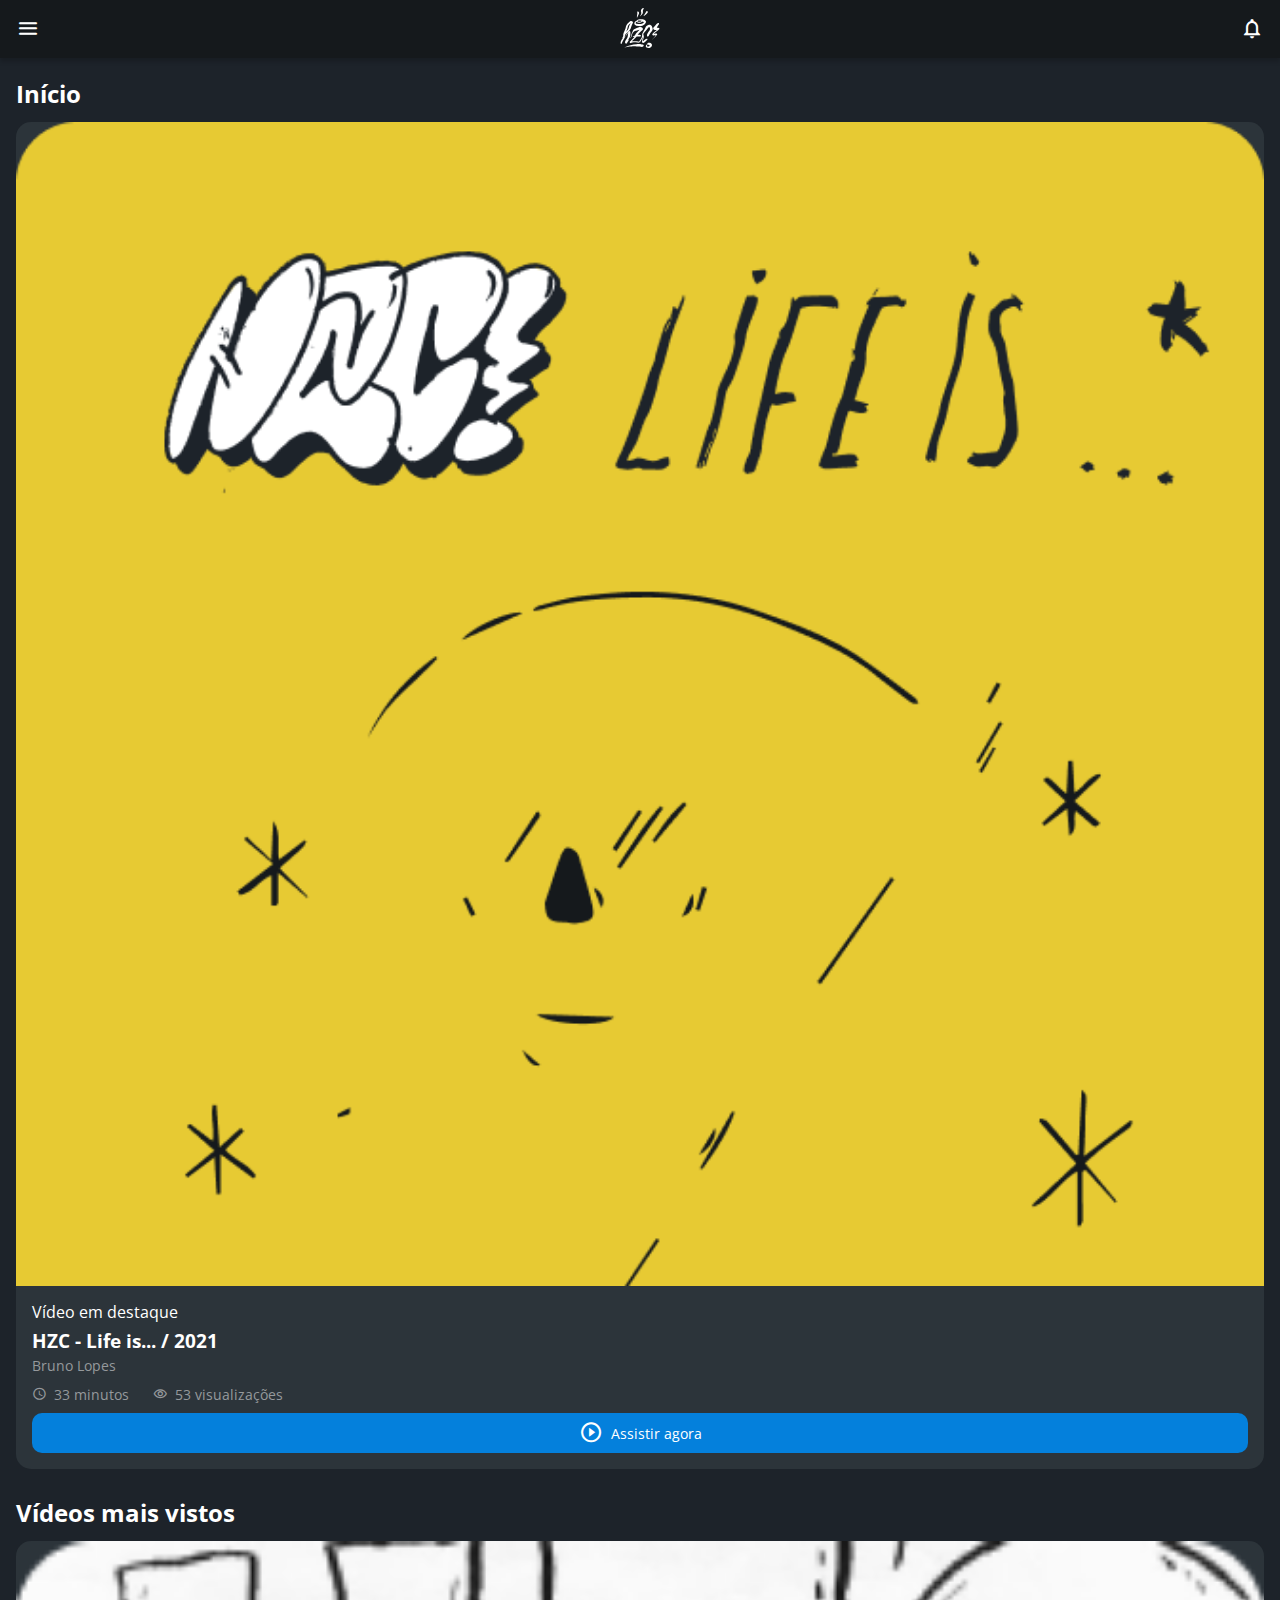
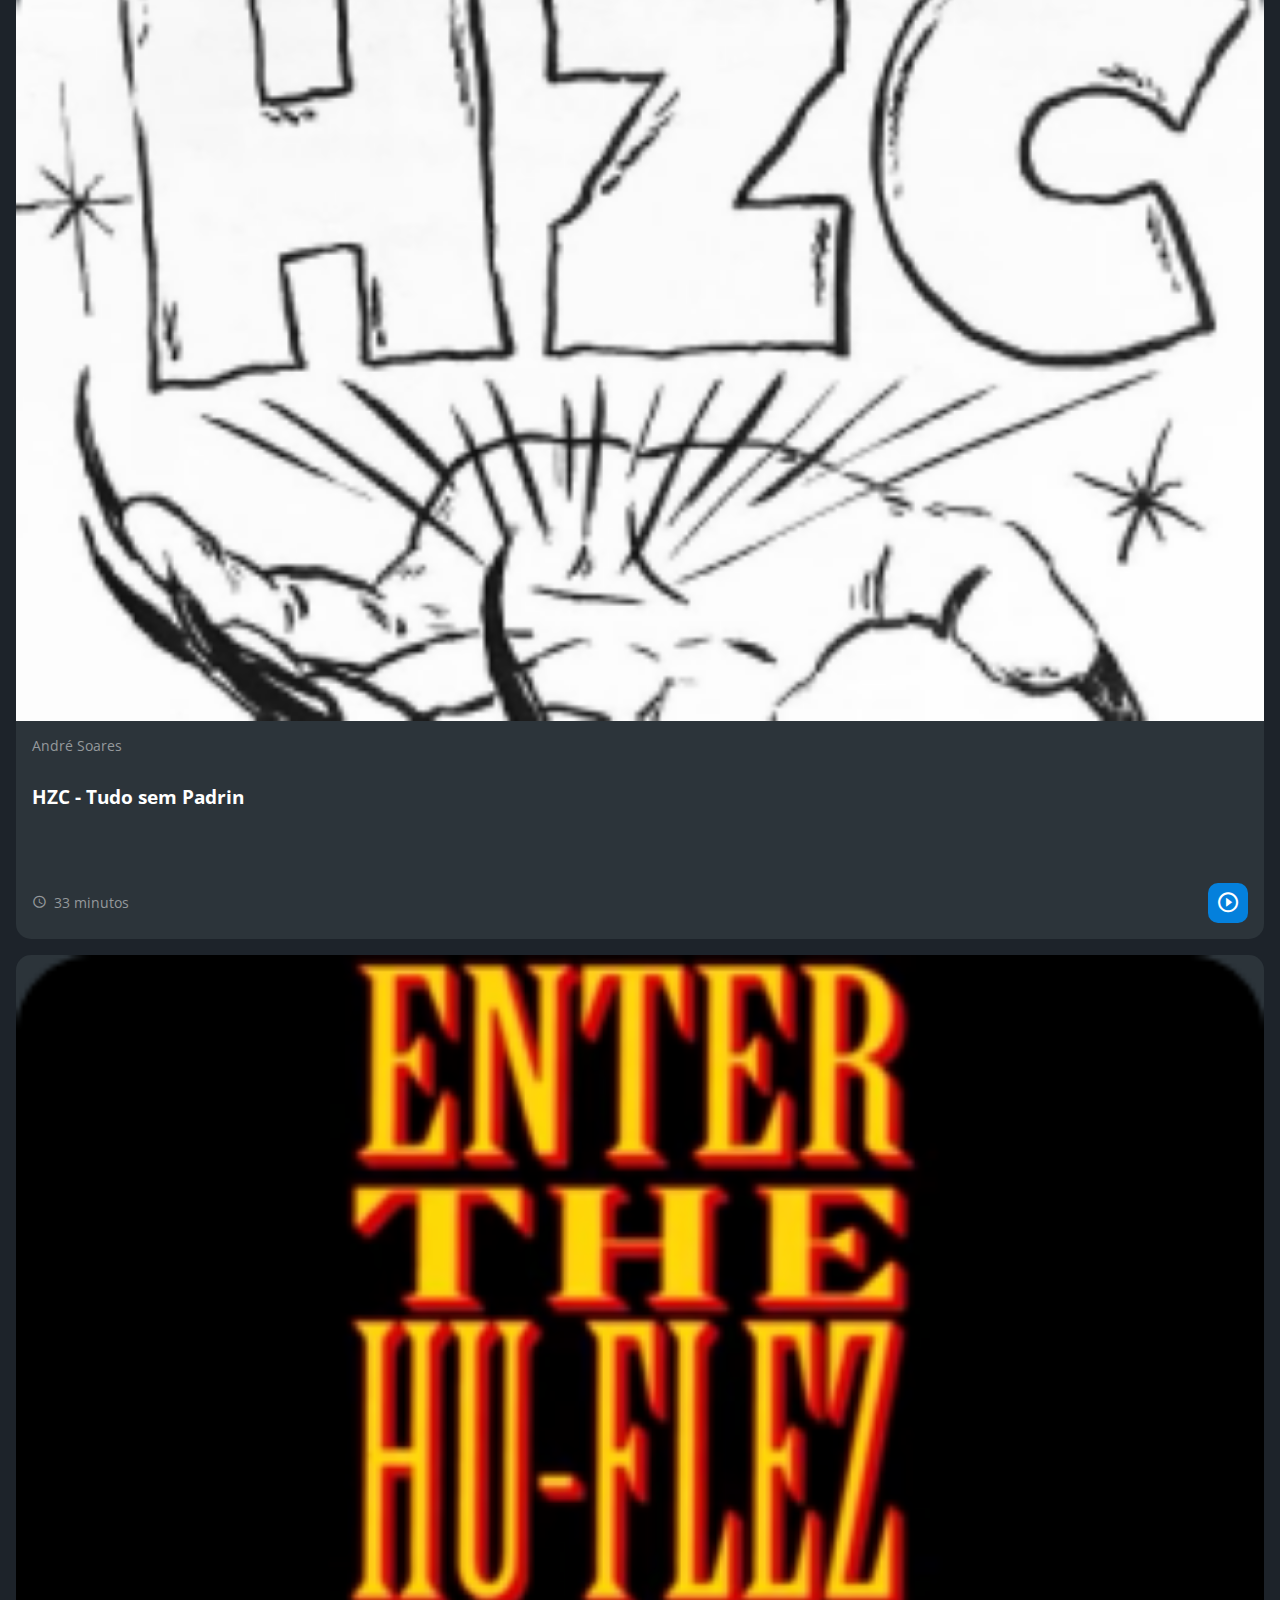
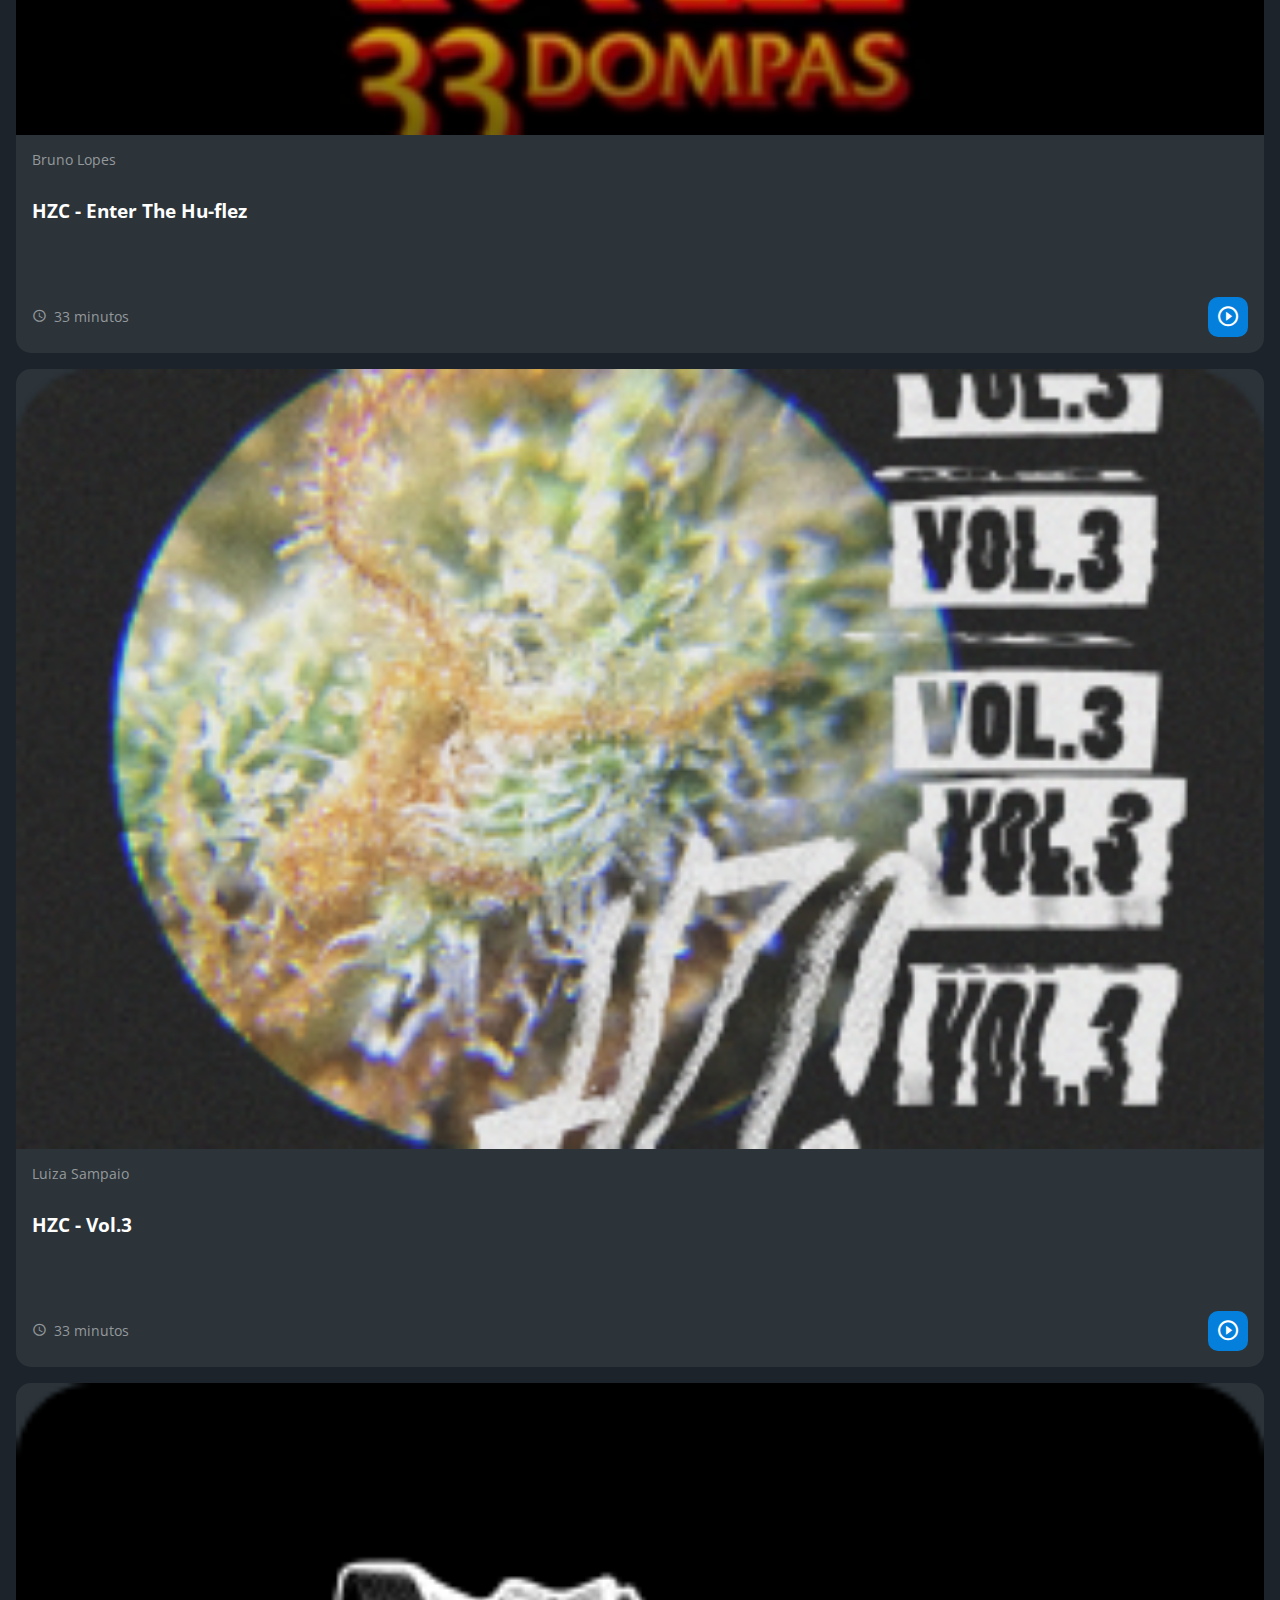
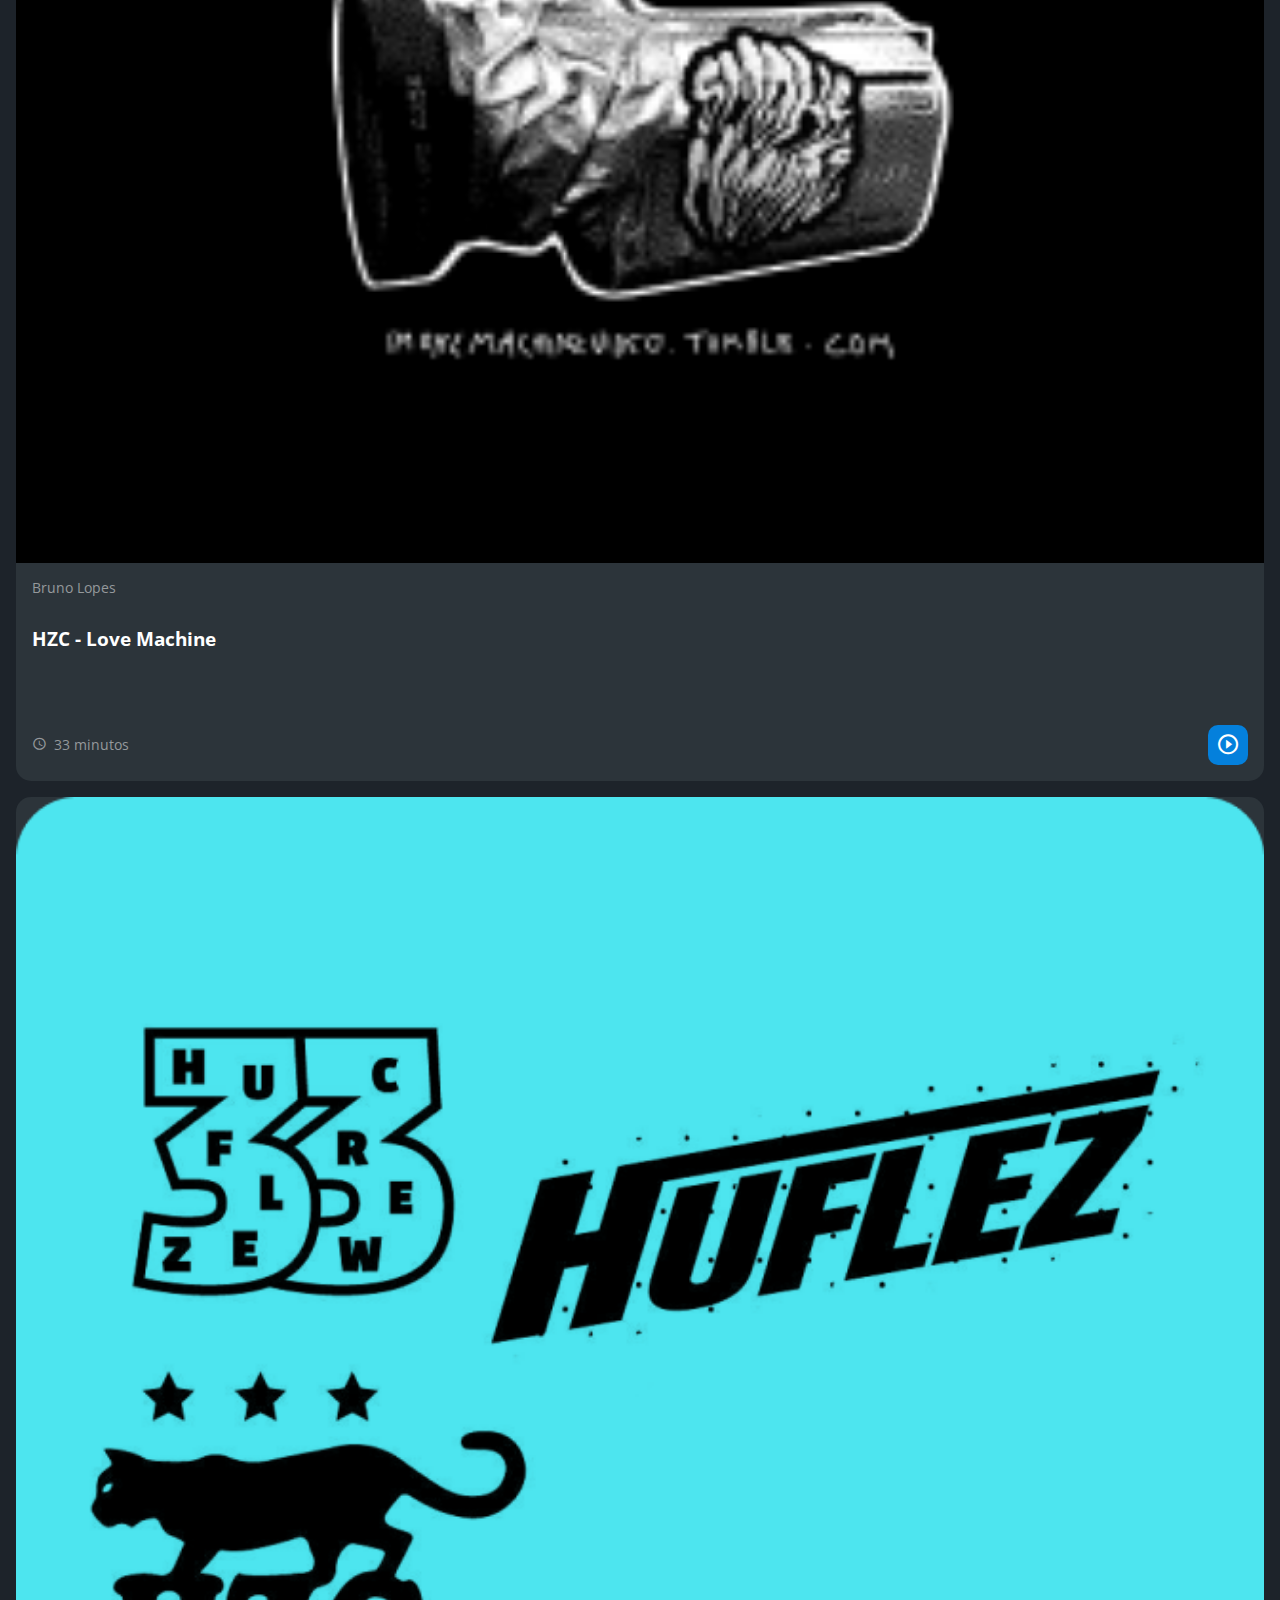
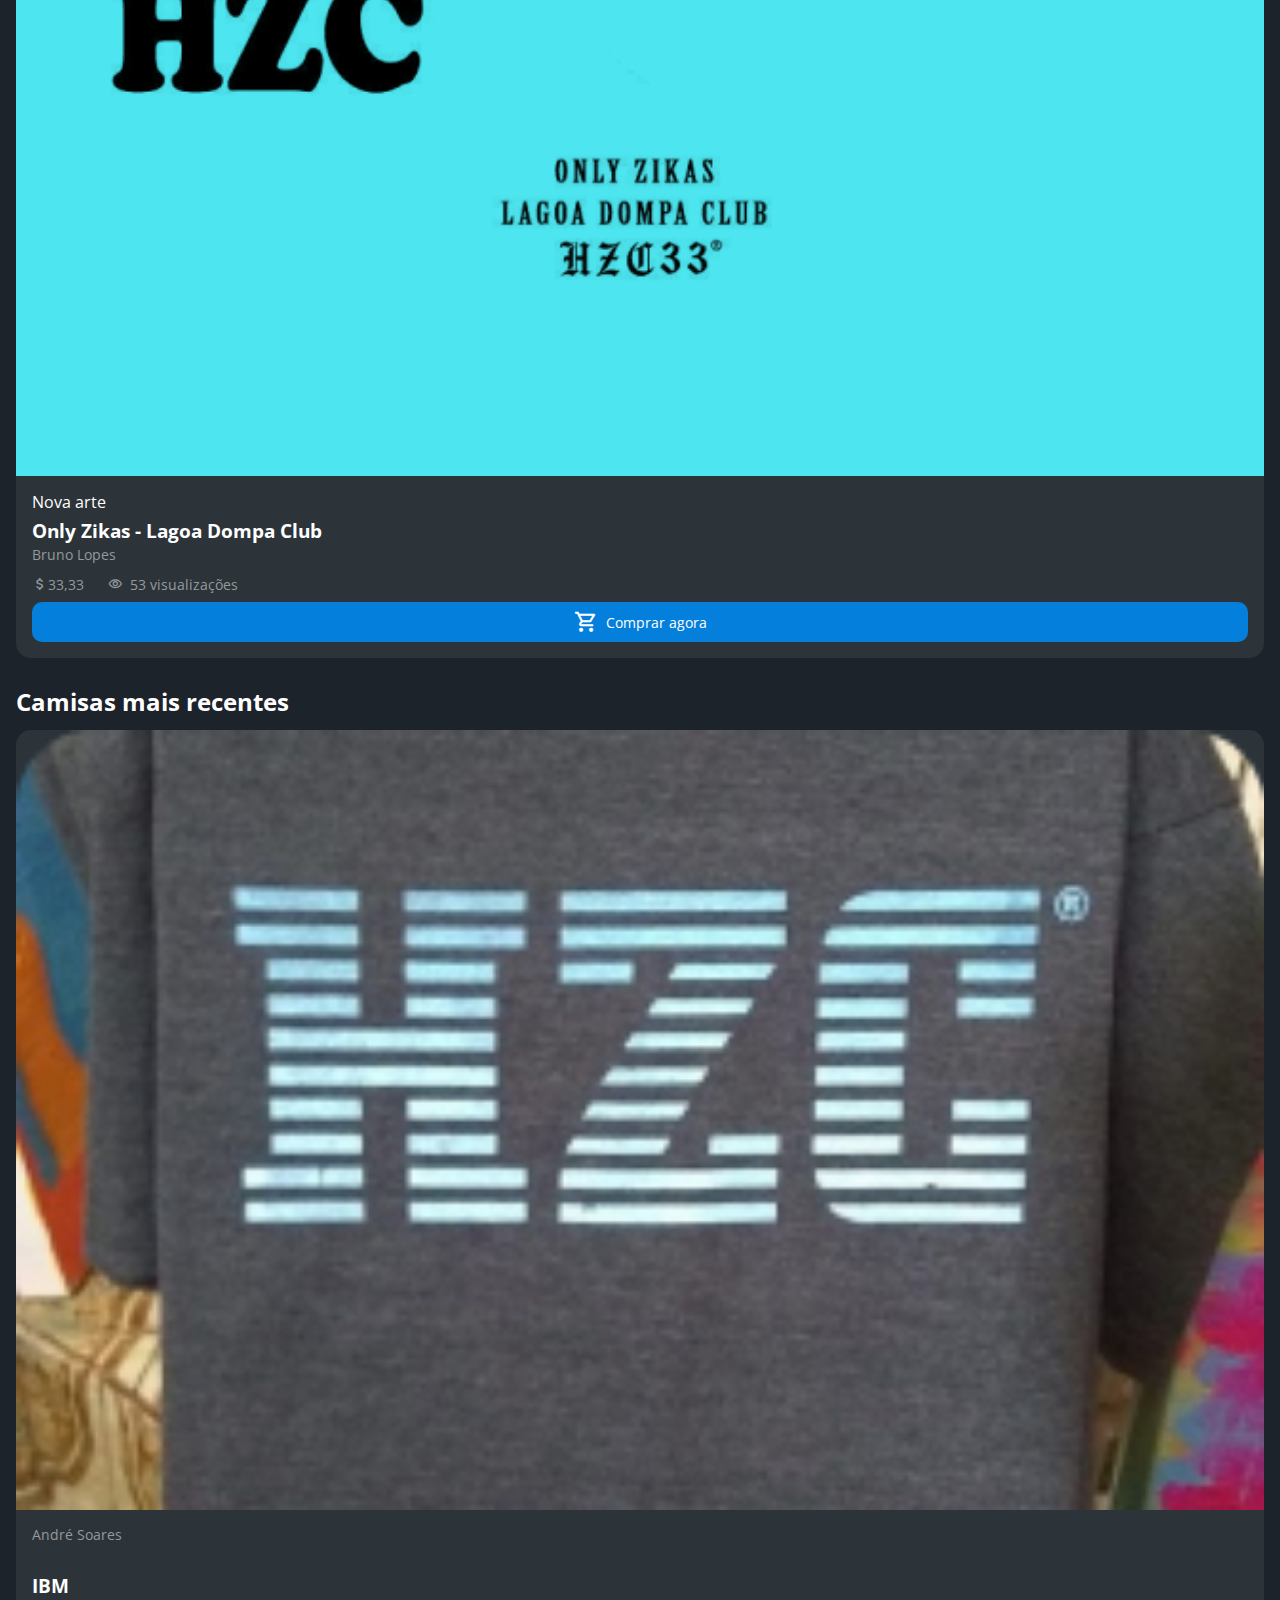
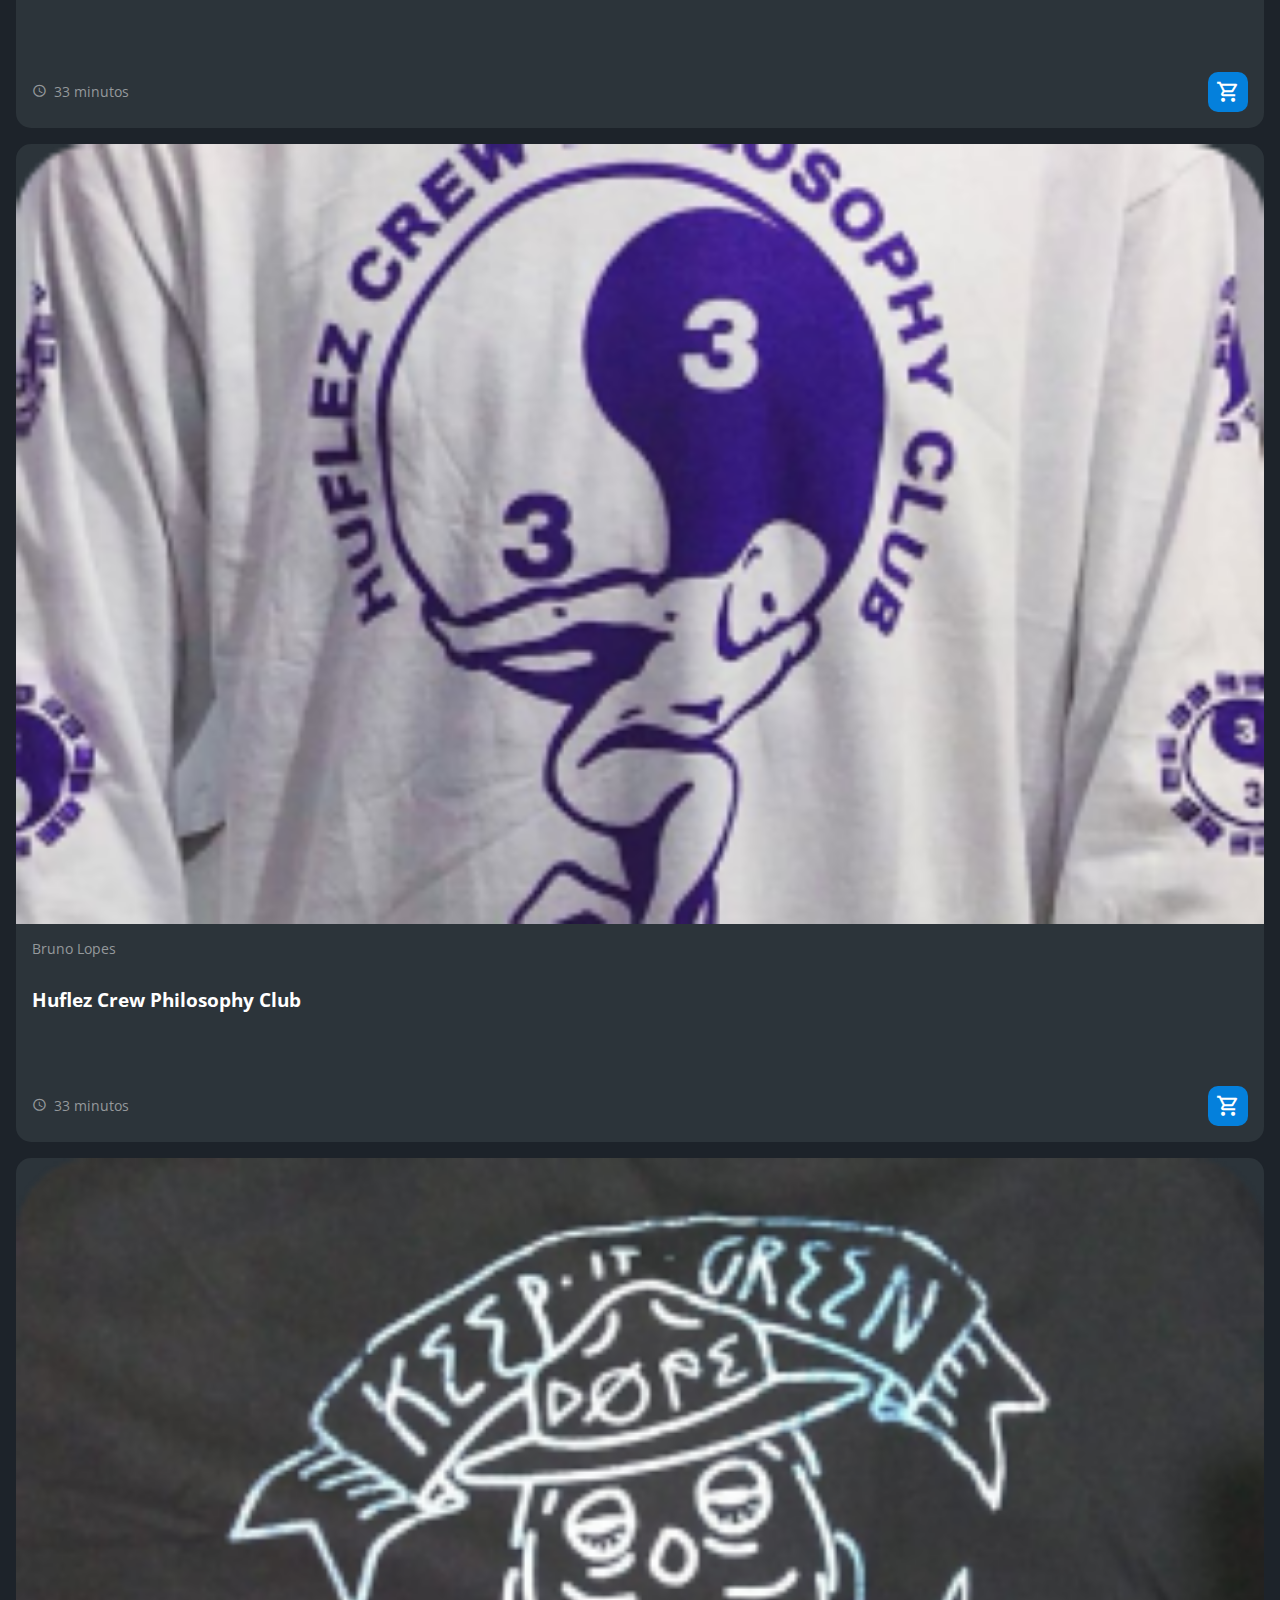
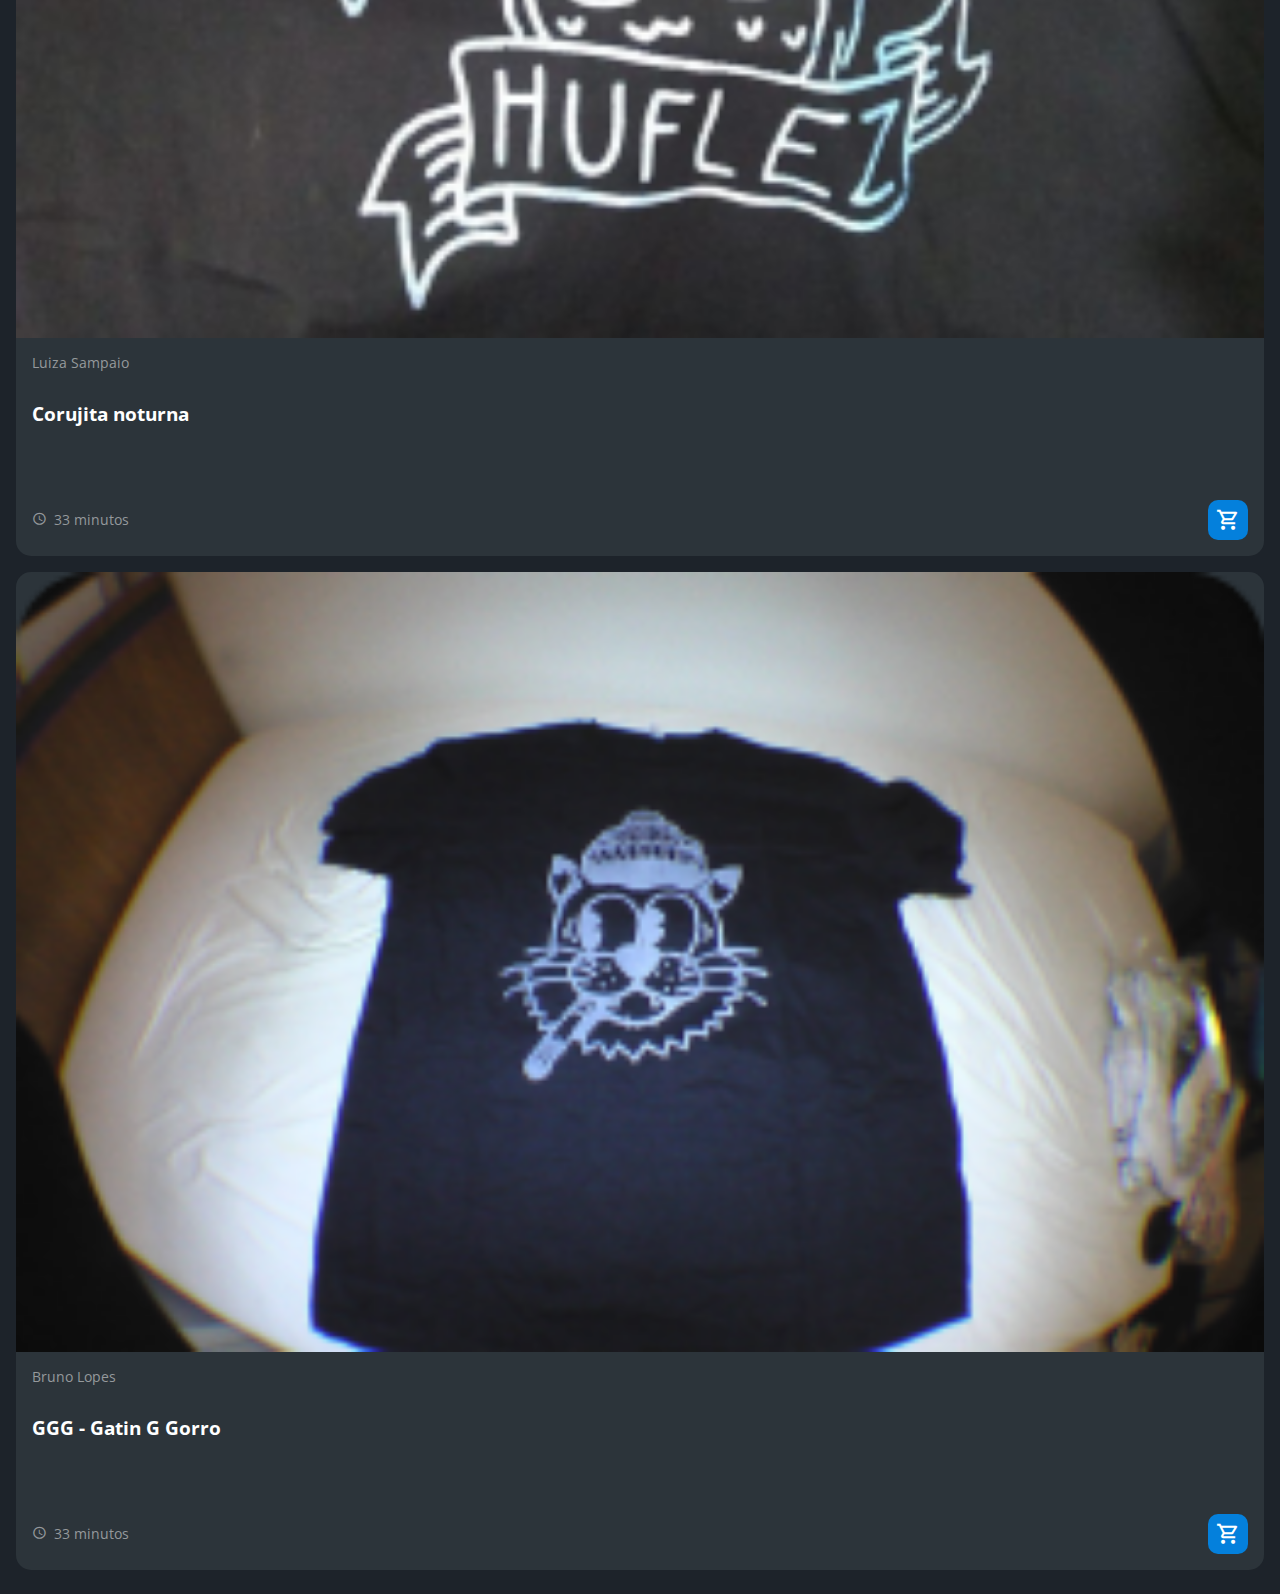
<file: assets/index.html>
<!DOCTYPE html>
<html lang="pt-br">
<head>
    <meta charset="UTF-8">
    <meta http-equiv="X-UA-Compatible" content="IE=edge">
    <meta name="viewport" content="width=device-width, initial-scale=1.0">
    <title>HZC | Home</title>
    
    <link rel="preconnect" href="https://fonts.googleapis.com">
    <link rel="preconnect" href="https://fonts.gstatic.com" crossorigin>
    <link rel="stylesheet" href="https://fonts.googleapis.com/css2?family=Open+Sans:wght@400;600;700&display=swap">

    <link rel="stylesheet" href="css/reset.css">
    <link rel="stylesheet" href="css/style.css">
    <link rel="stylesheet" href="css/cabecalho.css">
    <link rel="stylesheet" href="css/menu__lateral.css">
    <link rel="stylesheet" href="css/cartao.css">
    <link rel="stylesheet" href="css/secao.css">
    <link rel="stylesheet" href="css/cartao__recentes.css">

</head>
<body>
    <header class="cabecalho">
        <button class="cabecalho__menu" aria-label="menu" data-cabecalho-menu><i></i></button>
        <a href="index.html" class="cabecalho__link-logo"><img src="img/logo.svg" alt="Logotipo da HZC"></a>
        <p class="cabecalho__perfil">Bruno Lopes</p>
        <button class="cabecalho__notificacao" aria-label="notificação"><i></i></button>
    </header>
    <nav class="menu__lateral" data-menu-lateral>
        <img src="img/logo.svg" alt="Logotipo da HZC" class="menu__lateral-logo">
        <a href="/assets/index.html" class="menu__lateral-link menu__lateral-link--inicio menu__lateral-link--ativo">Inicio</a>
        <a href="#" class="menu__lateral-link menu__lateral-link--video">Video</a>
        <a href="picos.html" class="menu__lateral-link menu__lateral-link--picos">Picos</a>
        <a href="#" class="menu__lateral-link menu__lateral-link--integrantes">Integrantes</a>
        <a href="#" class="menu__lateral-link menu__lateral-link--camisas">Camisas</a>
        <a href="#" class="menu__lateral-link menu__lateral-link--pinturas">Pinturas</a>
    </nav>
    <main class="principal">
        <h2 class="titulo-pagina">Início</h2>

        <article class="cartao cartao-destaques video-destaques">
            <img src="img/banner-mobile_1.png" alt="Banner do cartão" class="cartao__imagem cartao__imagem-mobile">
            <img src="img/banner_1.png" alt="Banner do cartão" class="cartao__imagem cartao__imagem-desktop">
            <div class="cartao__conteudo">
                <p class="cartao__destaques">Vídeo em destaque</p>
                <h3 class="cartao__titulo">HZC - Life is... / 2021</h3>
                <p class="cartao__perfil">Bruno Lopes</p>
                <p class="cartao__info cartao__info-tempo">33 minutos</p>
                <p class="cartao__info cartao__info-visualizacao">53 visualizações</p>
                <button class="cartao__btn cartao__btn-play cartao__btn-destaques">Assistir agora</button>
            </div> 
        </article>

        <article class="cartao cartao__recentes video-recente">
            <h3 class="cartao__recentes-titulo">Vídeos recentes</h3>

            <a href="#" class="cartao__recentes-link">Ver todos</a>

            <ul class="cartao__recentes-lista">
                <li class="cartao__recentes-item">
                    <img src="img/miniatura_1.png" alt="Videos recentes" class="cartao__recentes-img">
                    <h4 class="cartao__recentes-titulo-item">HZC - Love Machine</h4>
                    <p class="cartao__recentes-perfil">Júlia Fonseca</p>
                </li>
                <li class="cartao__recentes-item">
                    <img src="img/miniatura_2.png" alt="Videos recentes" class="cartao__recentes-img">
                    <h4 class="cartao__recentes-titulo-item">HZC - Vol. 3</h4>
                    <p class="cartao__recentes-perfil">Júlia Fonseca</p>
                </li>
                <li class="cartao__recentes-item">
                    <img src="img/miniatura_3.png" alt="Videos recentes" class="cartao__recentes-img">
                    <h4 class="cartao__recentes-titulo-item">HZC - Pescaria na Urca</h4>
                    <p class="cartao__recentes-perfil">Júlia Fonseca</p>
                </li>
                <li class="cartao__recentes-item">
                    <img src="img/miniatura_4.png" alt="Videos recentes" class="cartao__recentes-img">
                    <h4 class="cartao__recentes-titulo-item">Vidalocagi - Guerreiros do Asfalto</h4>
                    <p class="cartao__recentes-perfil">Júlia Fonseca</p>
                </li>
                <li class="cartao__recentes-item">
                    <img src="img/miniatura_5.png" alt="Videos recentes" class="cartao__recentes-img">
                    <h4 class="cartao__recentes-titulo-item">Vidalocagi - Não importa o nível</h4>
                    <p class="cartao__recentes-perfil">Júlia Fonseca</p>
                </li>
            </ul>
        </article>

        <section class="secao mais-visto">
            <h3 class="titulo-secao">Vídeos mais vistos</h3>
            <article class="cartao">
                <img src="img/video_1.png" alt="video" class="cartao__imagem">
                <div class="cartao__conteudo">
                    <p class="cartao__perfil">André Soares</p>
                    <h3 class="cartao__titulo">HZC - Tudo sem Padrin</h3>
                    <p class="cartao__info cartao__info-tempo grid-area">33 minutos</p>
                    <button class="cartao__btn cartao__btn-play grid-area" aria-label="Assistir agora"></button>
                </div> 
            </article>
            <article class="cartao">
                <img src="img/video_2.png" alt="video_2" class="cartao__imagem">
                <div class="cartao__conteudo">
                    <p class="cartao__perfil">Bruno Lopes</p>
                    <h3 class="cartao__titulo">HZC - Enter The Hu-flez</h3>
                    <p class="cartao__info cartao__info-tempo grid-area">33 minutos</p>
                    <button class="cartao__btn cartao__btn-play grid-area" aria-label="Assistir agora"></button>
                </div> 
            </article>
            <article class="cartao">
                <img src="img/video_3.png" alt="video_3" class="cartao__imagem">
                <div class="cartao__conteudo">
                    <p class="cartao__perfil">Luiza Sampaio</p>
                    <h3 class="cartao__titulo">HZC - Vol.3</h3>
                    <p class="cartao__info cartao__info-tempo grid-area">33 minutos</p>
                    <button class="cartao__btn cartao__btn-play grid-area" aria-label="Assistir agora"></button>
                </div> 
            </article>
            <article class="cartao">
                <img src="img/video_4.png" alt="video_4" class="cartao__imagem">
                <div class="cartao__conteudo">
                    <p class="cartao__perfil">Bruno Lopes</p>
                    <h3 class="cartao__titulo">HZC - Love Machine</h3>
                    <p class="cartao__info cartao__info-tempo grid-area">33 minutos</p>
                    <button class="cartao__btn cartao__btn-play grid-area" aria-label="Assistir agora"></button>
                </div> 
            </article>
        </section>

        <article class="cartao cartao__recentes nova-arte">
            <h3 class="cartao__recentes-titulo">Vídeos recentes</h3>

            <a href="#" class="cartao__recentes-link">Ver todos</a>

            <ul class="cartao__recentes-lista">
                <li class="cartao__recentes-item">
                    <img src="img/miniatura_1.png" alt="Videos recentes" class="cartao__recentes-img">
                    <h4 class="cartao__recentes-titulo-item">HZC - Love Machine</h4>
                    <p class="cartao__recentes-perfil">Júlia Fonseca</p>
                </li>
                <li class="cartao__recentes-item">
                    <img src="img/miniatura_2.png" alt="Videos recentes" class="cartao__recentes-img">
                    <h4 class="cartao__recentes-titulo-item">HZC - Vol. 3</h4>
                    <p class="cartao__recentes-perfil">Júlia Fonseca</p>
                </li>
                <li class="cartao__recentes-item">
                    <img src="img/miniatura_3.png" alt="Videos recentes" class="cartao__recentes-img">
                    <h4 class="cartao__recentes-titulo-item">HZC - Pescaria na Urca</h4>
                    <p class="cartao__recentes-perfil">Júlia Fonseca</p>
                </li>
                <li class="cartao__recentes-item">
                    <img src="img/miniatura_4.png" alt="Videos recentes" class="cartao__recentes-img">
                    <h4 class="cartao__recentes-titulo-item">Vidalocagi - Guerreiros do Asfalto</h4>
                    <p class="cartao__recentes-perfil">Júlia Fonseca</p>
                </li>
                <li class="cartao__recentes-item">
                    <img src="img/miniatura_5.png" alt="Videos recentes" class="cartao__recentes-img">
                    <h4 class="cartao__recentes-titulo-item">Vidalocagi - Não importa o nível</h4>
                    <p class="cartao__recentes-perfil">Júlia Fonseca</p>
                </li>
            </ul>
        </article>

        <article class="cartao cartao-destaques arte-destaques">
            <img src="img/banner-mobile_2.png" alt="Banner do cartão" class="cartao__imagem cartao__imagem-mobile">
            <img src="img/banner_2.png" alt="Banner do cartão" class="cartao__imagem cartao__imagem-desktop">
            <div class="cartao__conteudo">
                <p class="cartao__destaques">Nova arte</p>
                <h3 class="cartao__titulo">Only Zikas - Lagoa Dompa Club</h3>
                <p class="cartao__perfil">Bruno Lopes</p>
                <p class="cartao__info cartao__info-valor">33,33</p>
                <p class="cartao__info cartao__info-visualizacao">53 visualizações</p>
                <button class="cartao__btn cartao__btn-compra cartao__btn-destaques">Comprar agora</button>
            </div> 
            
        </article>
        <section class="secao mais-recentes">
            <h3 class="titulo-secao">Camisas mais recentes</h3>
            <article class="cartao">
                <img src="img/produto_1.png" alt="produto 1" class="cartao__imagem">
                <div class="cartao__conteudo">
                    <p class="cartao__perfil">André Soares</p>
                    <h3 class="cartao__titulo">IBM</h3>
                    <p class="cartao__info cartao__info-tempo grid-area">33 minutos</p>
                    <button class="cartao__btn cartao__btn-compra grid-area" aria-label="Assistir agora"></button>
                </div> 
            </article>
            <article class="cartao">
                <img src="img/produto_2.png" alt="produto 2" class="cartao__imagem">
                <div class="cartao__conteudo">
                    <p class="cartao__perfil">Bruno Lopes</p>
                    <h3 class="cartao__titulo">Huflez Crew Philosophy Club</h3>
                    <p class="cartao__info cartao__info-tempo grid-area">33 minutos</p>
                    <button class="cartao__btn cartao__btn-compra grid-area" aria-label="Assistir agora"></button>
                </div> 
            </article>
            <article class="cartao">
                <img src="img/produto_3.png" alt="produto 3" class="cartao__imagem">
                <div class="cartao__conteudo">
                    <p class="cartao__perfil">Luiza Sampaio</p>
                    <h3 class="cartao__titulo">Corujita noturna</h3>
                    <p class="cartao__info cartao__info-tempo grid-area">33 minutos</p>
                    <button class="cartao__btn cartao__btn-compra grid-area" aria-label="Assistir agora"></button>
                </div> 
            </article>
            <article class="cartao">
                <img src="img/produto_4.png" alt="produto 4" class="cartao__imagem">
                <div class="cartao__conteudo">
                    <p class="cartao__perfil">Bruno Lopes</p>
                    <h3 class="cartao__titulo">GGG - Gatin G Gorro</h3>
                    <p class="cartao__info cartao__info-tempo grid-area">33 minutos</p>

                    <button class="cartao__btn cartao__btn-compra grid-area" aria-label="Assistir agora"></button>
                </div> 
            </article>
        </section>
    </main>
    <script src="js/index.js"></script>
</body>
</html>
</file>
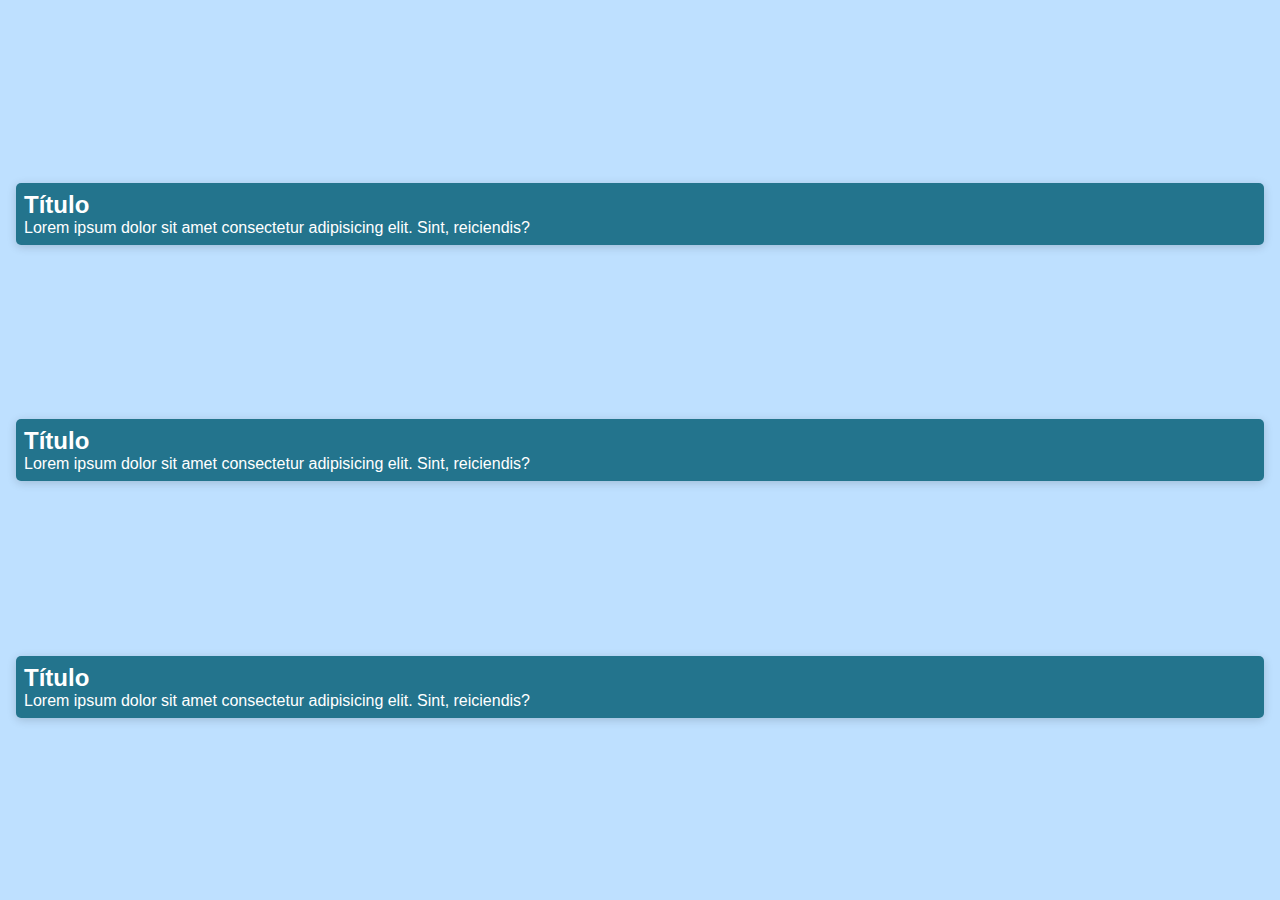
<file: att/index.html>
<!DOCTYPE html>
<html lang="en">
<head>
    <meta charset="UTF-8">
    <meta http-equiv="X-UA-Compatible" content="IE=edge">
    <meta name="viewport" content="width=device-width, initial-scale=1.0">
    <title>Document</title>
    <style>
        * {
            margin: 0;
            padding: 0;
            box-sizing: border-box;
        }

        body {
            font-family: Arial, Helvetica, sans-serif;
            color: #ffffff;
            background-color: #bee0ff;
        }

        .cartoes {
            padding: 8px 16px;
            height: 100vh;

            display: flex;
            flex-direction: column;
            justify-content: space-evenly;
        }

        .cartao {
            background-color: #23748d;
            padding: 8px;
            border-radius: 5px;
            box-shadow: 0 2px 10px #0000002a;
        }
    </style>
</head>
<body>
    <section class="cartoes">
        <div class="cartao">
            <h2 class="cartao__titulo">Título</h2>
            <p class="cartao__texto">Lorem ipsum dolor sit amet consectetur adipisicing elit. Sint, reiciendis?</p>
        </div>
        <div class="cartao">
            <h2 class="cartao__titulo">Título</h2>
            <p class="cartao__texto">Lorem ipsum dolor sit amet consectetur adipisicing elit. Sint, reiciendis?</p>
        </div>
        <div class="cartao">
            <h2 class="cartao__titulo">Título</h2>
            <p class="cartao__texto">Lorem ipsum dolor sit amet consectetur adipisicing elit. Sint, reiciendis?</p>
        </div>
    </section>
</body>
</html>
</file>
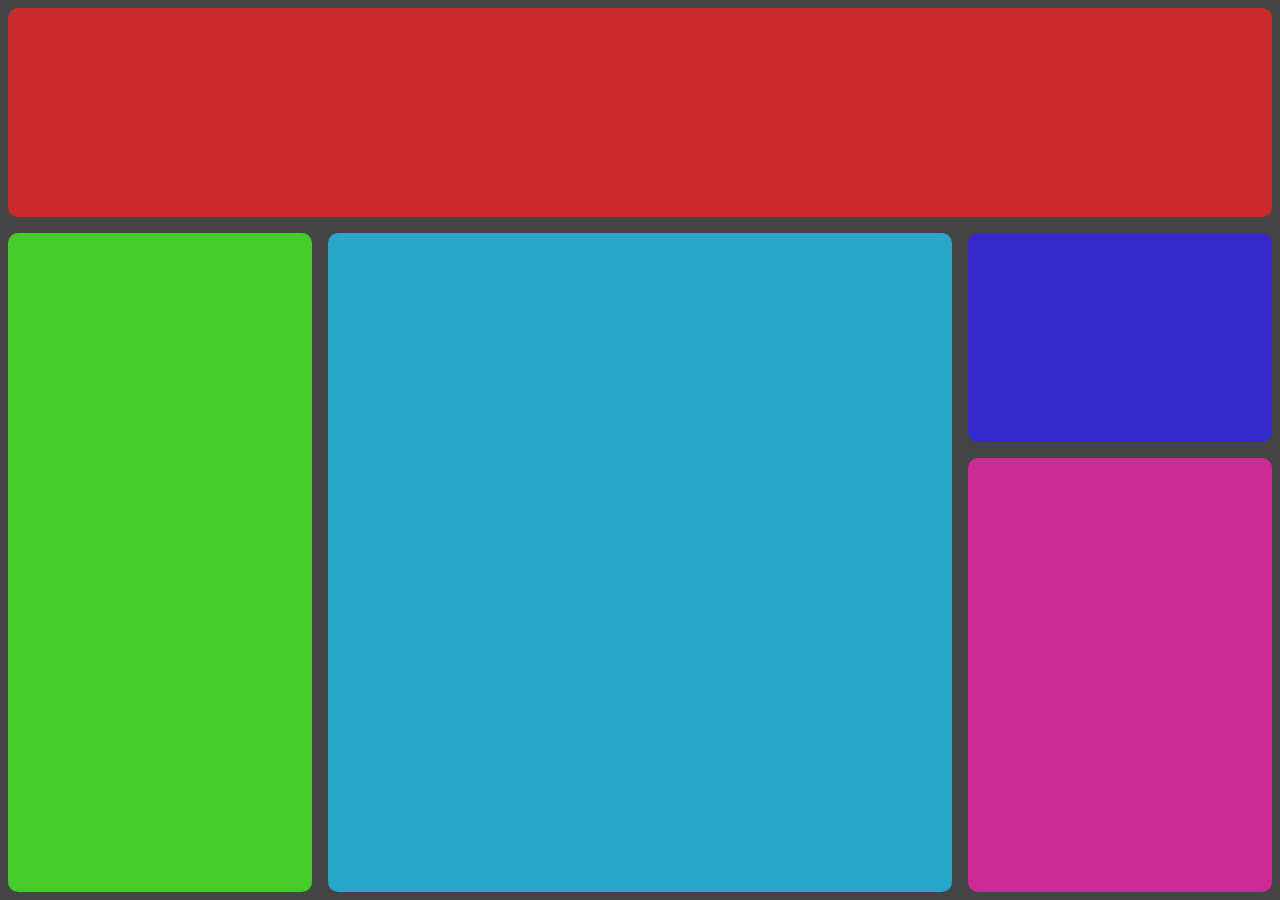
<file: att0/index.html>
<!DOCTYPE html>
<html lang="en">
<head>
    <meta charset="UTF-8">
    <meta http-equiv="X-UA-Compatible" content="IE=edge">
    <meta name="viewport" content="width=device-width, initial-scale=1.0">
    <title>Document</title>
    <link rel="stylesheet" href="grid.css">
</head>
<body class="corpo">
    <header class="cabecalho"></header>
    <nav class="lateral"></nav>
    <section class="meio"></section>
    <section class="direita-cima"></section>
    <section class="direita-baixo"></section>
</body>
</html>
</file>
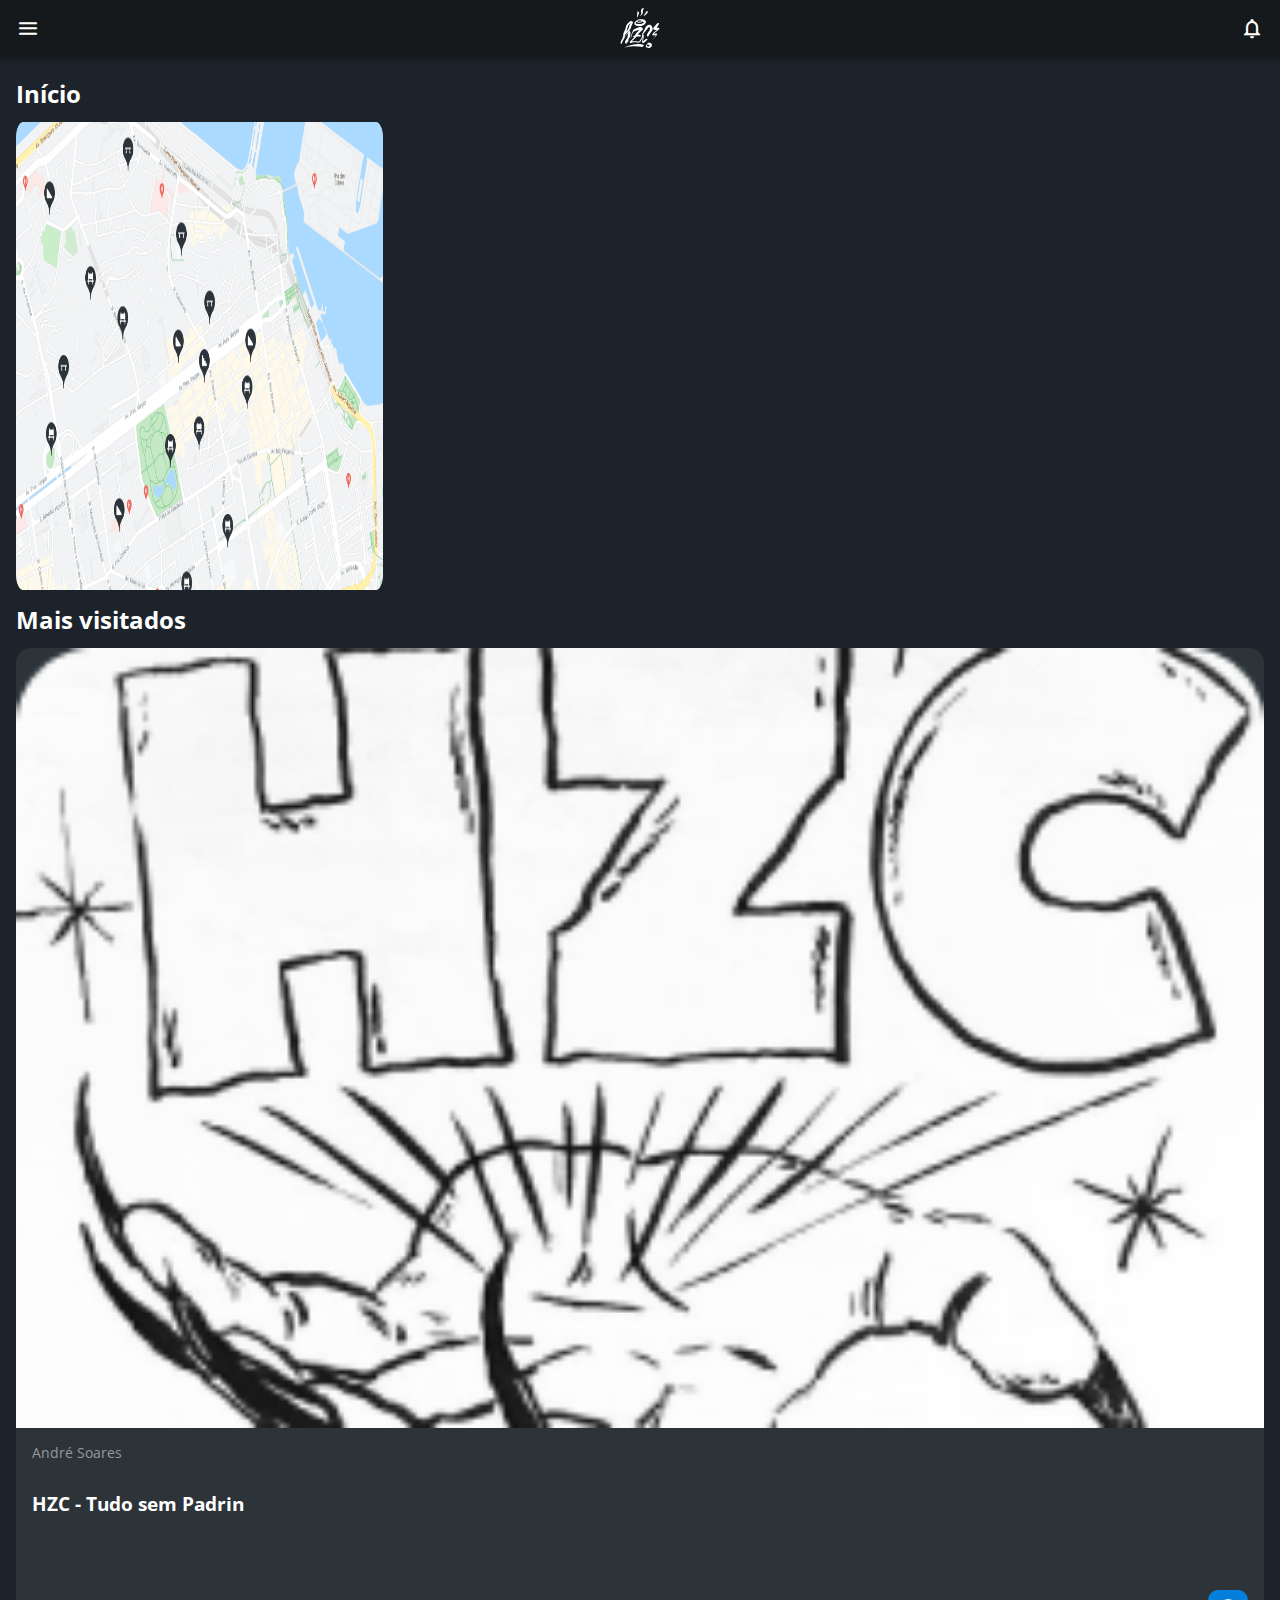
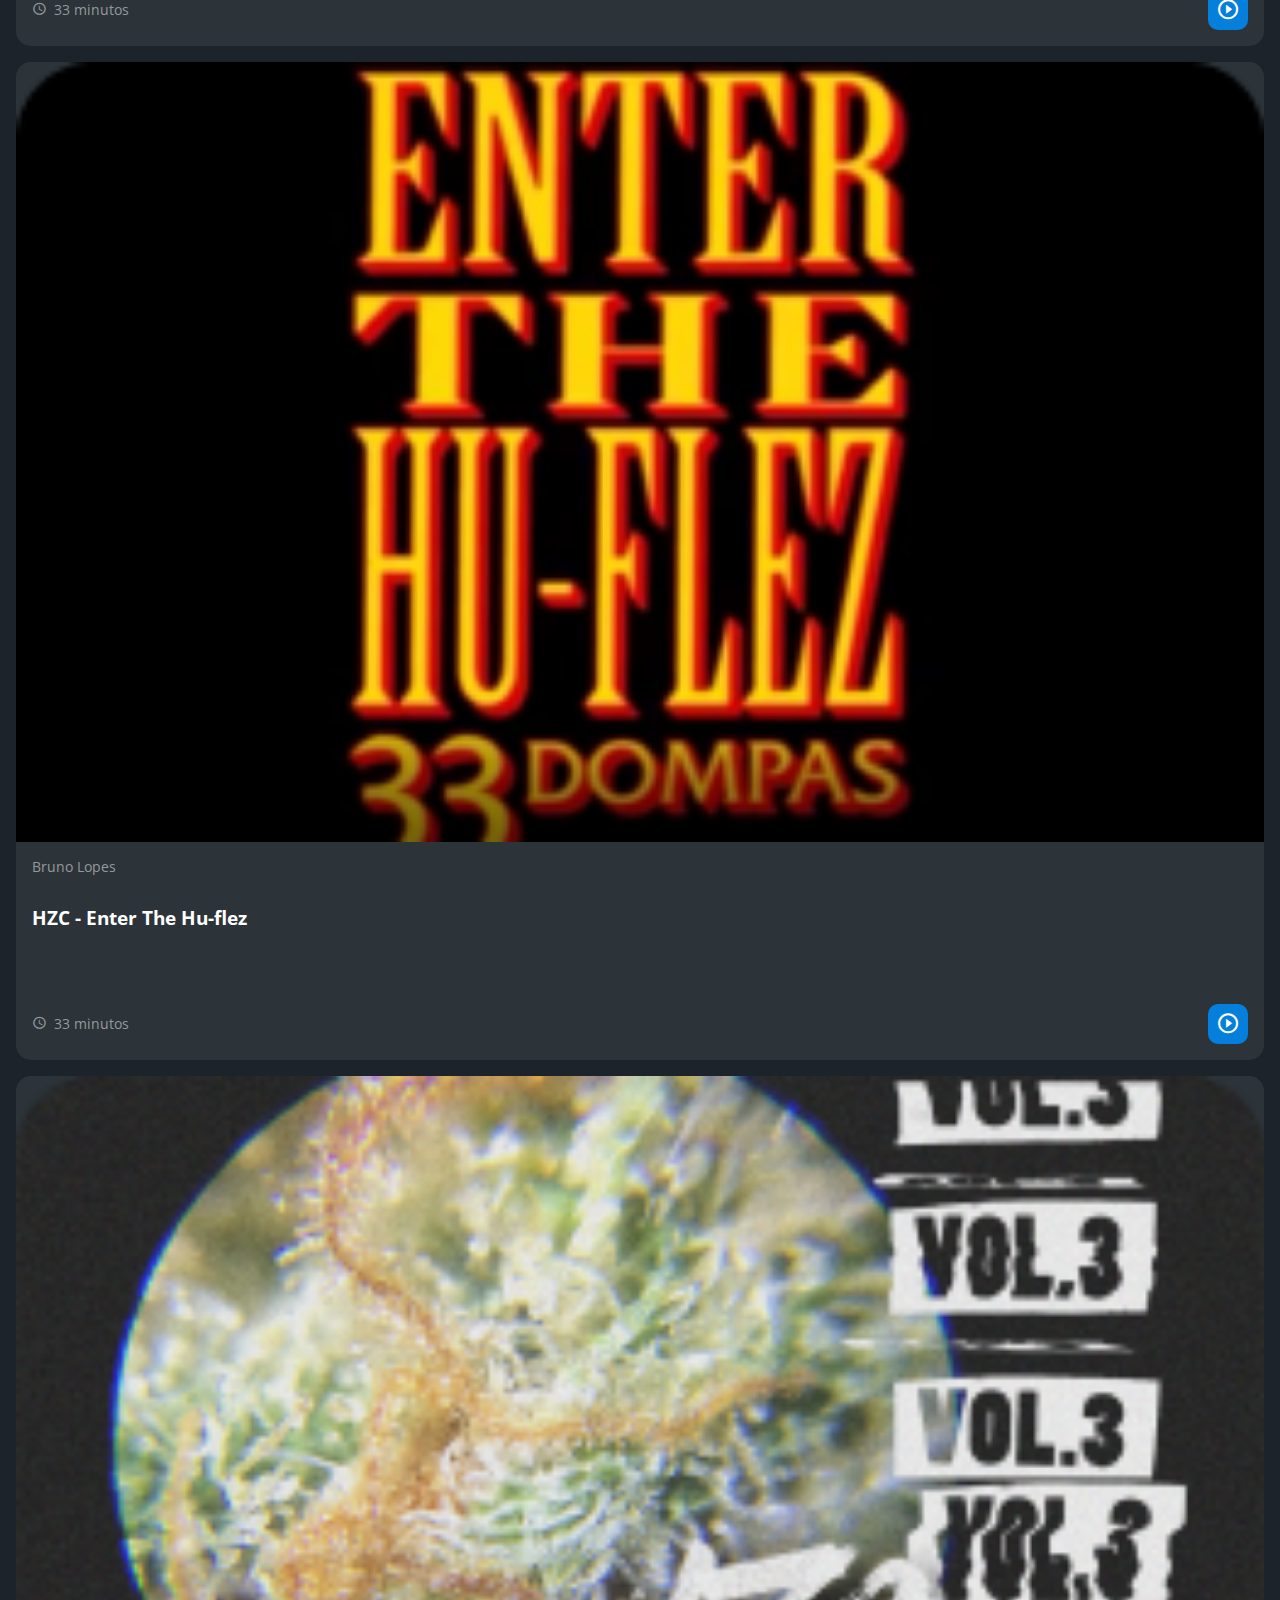
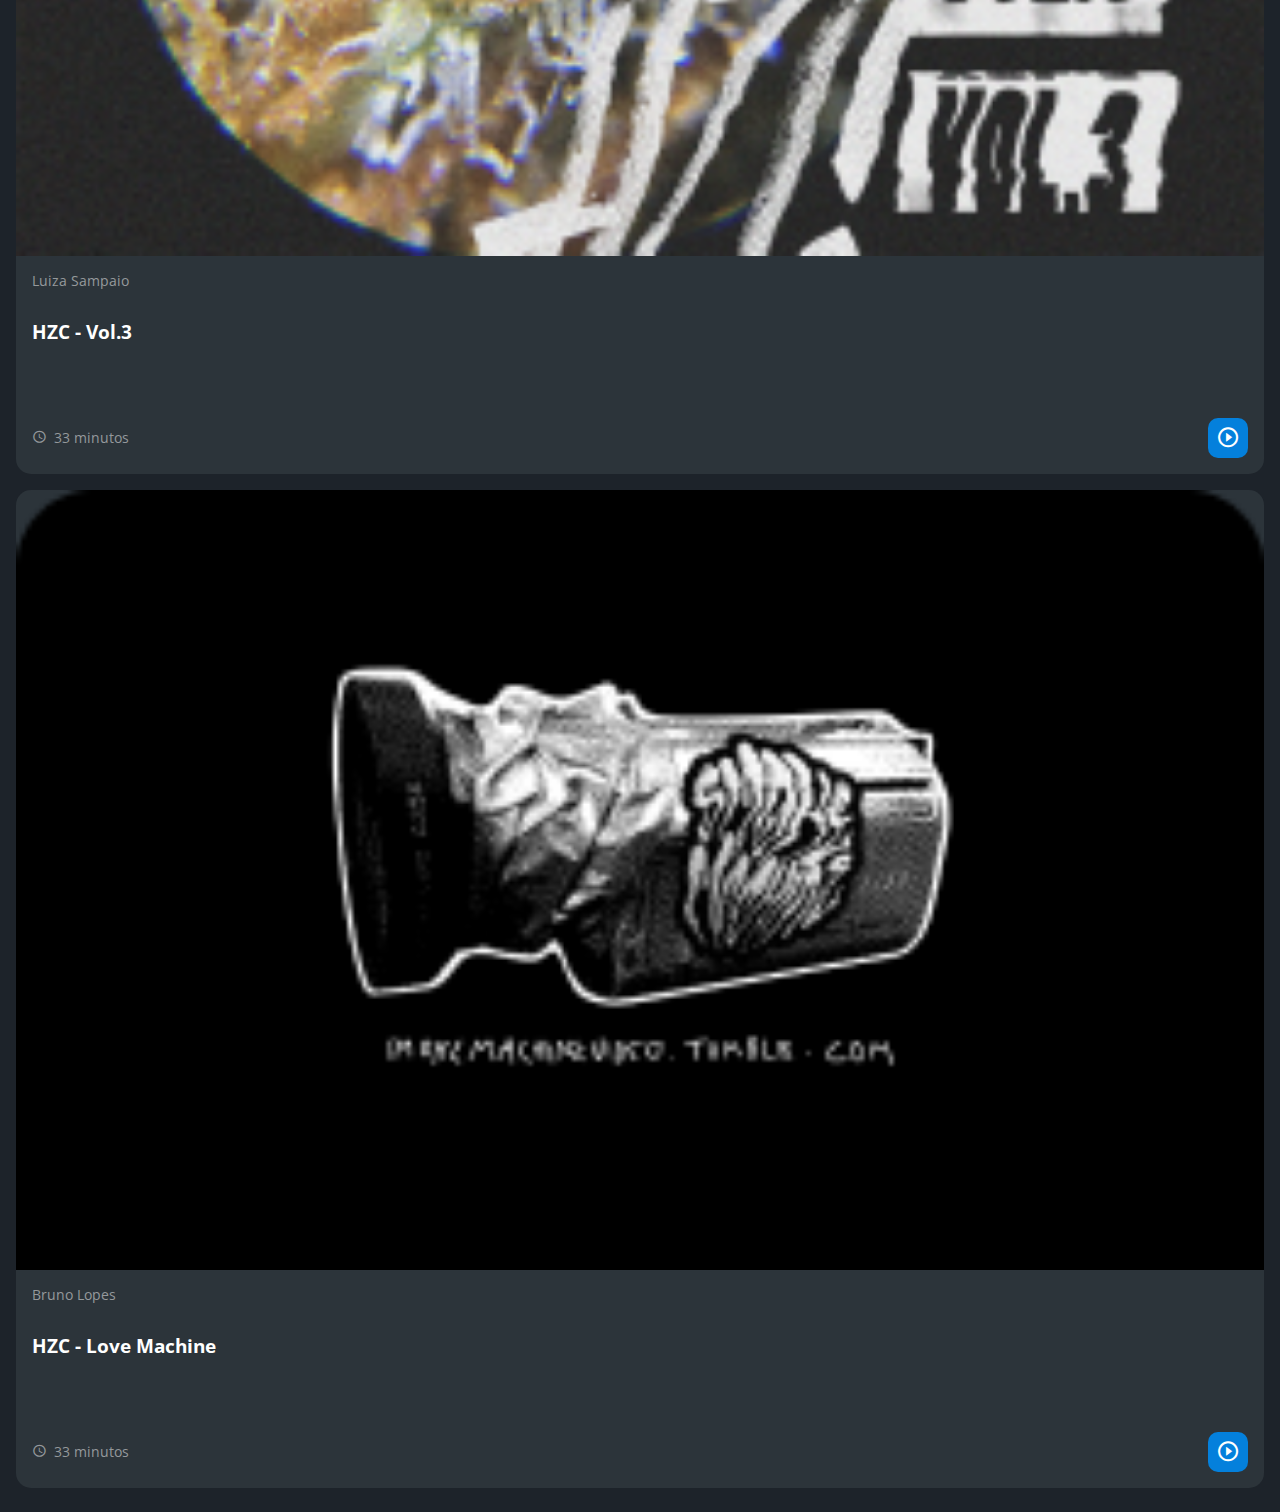
<file: assets/picos.html>
<!DOCTYPE html>
<html lang="pt-br">
<head>
    <meta charset="UTF-8">
    <meta http-equiv="X-UA-Compatible" content="IE=edge">
    <meta name="viewport" content="width=device-width, initial-scale=1.0">
    <title>HZC | Home</title>
    
    <link rel="preconnect" href="https://fonts.googleapis.com">
    <link rel="preconnect" href="https://fonts.gstatic.com" crossorigin>
    <link rel="stylesheet" href="https://fonts.googleapis.com/css2?family=Open+Sans:wght@400;600;700&display=swap">

    <link rel="stylesheet" href="css/reset.css">
    <link rel="stylesheet" href="css/style.css">
    <link rel="stylesheet" href="css/cabecalho.css">
    <link rel="stylesheet" href="css/menu__lateral.css">
    <link rel="stylesheet" href="css/cartao.css">
    <link rel="stylesheet" href="css/secao.css">
    <link rel="stylesheet" href="css/cartao__recentes.css">

</head>
<body>
    <header class="cabecalho">
        <button class="cabecalho__menu" aria-label="menu" data-cabecalho-menu><i></i></button>
        <a href="index.html" class="cabecalho__link-logo"><img src="img/logo.svg" alt="Logotipo da HZC"></a>
        <p class="cabecalho__perfil">Bruno Lopes</p>
        <button class="cabecalho__notificacao" aria-label="notificação"><i></i></button>
    </header>
    <nav class="menu__lateral" data-menu-lateral>
        <img src="img/logo.svg" alt="Logotipo da HZC" class="menu__lateral-logo">
        <a href="/assets/index.html" class="menu__lateral-link menu__lateral-link--inicio">Inicio</a>
        <a href="#" class="menu__lateral-link menu__lateral-link--video">Video</a>
        <a href="picos.html" class="menu__lateral-link menu__lateral-link--picos menu__lateral-link--ativo">Picos</a>
        <a href="#" class="menu__lateral-link menu__lateral-link--integrantes">Integrantes</a>
        <a href="#" class="menu__lateral-link menu__lateral-link--camisas">Camisas</a>
        <a href="#" class="menu__lateral-link menu__lateral-link--pinturas">Pinturas</a>
    </nav>
    <main class="principal-picos">
        <h2 class="titulo-pagina-picos">Início</h2>
        
        <img src="img/mapa-picos.png" alt="Banner do mapa-picos" class="cartao__mapa">

        <article class="cartao cartao__recentes cartao__recentes-picos">
            <h3 class="cartao__recentes-titulo-picos">Favoritos</h3>

            <a href="#" class="cartao__recentes-link">Ver todos</a>

            <ul class="cartao__recentes-lista">
                <li class="cartao__recentes-item">
                    <img src="img/miniatura_1.png" alt="Videos recentes" class="cartao__recentes-img">
                    <h4 class="cartao__recentes-titulo-item">Wallride da FGP</h4>
                    <p class="cartao__recentes-perfil">Júlia Fonseca</p>
                </li>
                <li class="cartao__recentes-item">
                    <img src="img/miniatura_2.png" alt="Videos recentes" class="cartao__recentes-img">
                    <h4 class="cartao__recentes-titulo-item">Borda de valores</h4>
                    <p class="cartao__recentes-perfil">Júlia Fonseca</p>
                </li>
                <li class="cartao__recentes-item">
                    <img src="img/miniatura_3.png" alt="Videos recentes" class="cartao__recentes-img">
                    <h4 class="cartao__recentes-titulo-item">Wallride do Rebouças</h4>
                    <p class="cartao__recentes-perfil">Júlia Fonseca</p>
                </li>
                <li class="cartao__recentes-item">
                    <img src="img/miniatura_4.png" alt="Videos recentes" class="cartao__recentes-img">
                    <h4 class="cartao__recentes-titulo-item">Segundo setor da Praça Mauá</h4>
                    <p class="cartao__recentes-perfil">Júlia Fonseca</p>
                </li>
                <li class="cartao__recentes-item">
                    <img src="img/miniatura_5.png" alt="Videos recentes" class="cartao__recentes-img">
                    <h4 class="cartao__recentes-titulo-item">Borda de valores</h4>
                    <p class="cartao__recentes-perfil">Júlia Fonseca</p>
                </li>
                <li class="cartao__recentes-item">
                    <img src="img/miniatura_5.png" alt="Videos recentes" class="cartao__recentes-img">
                    <h4 class="cartao__recentes-titulo-item">Wallride do Rebouças</h4>
                    <p class="cartao__recentes-perfil">Júlia Fonseca</p>
                </li>
            </ul>
        </article>

        <section class="secao mais-visitados">
            <h3 class="titulo-secao-picos">Mais visitados</h3>
            <article class="cartao">
                <img src="img/video_1.png" alt="video" class="cartao__imagem">
                <div class="cartao__conteudo">
                    <p class="cartao__perfil">André Soares</p>
                    <h3 class="cartao__titulo">HZC - Tudo sem Padrin</h3>
                    <p class="cartao__info cartao__info-tempo grid-area">33 minutos</p>
                    <button class="cartao__btn cartao__btn-play grid-area" aria-label="Assistir agora"></button>
                </div> 
            </article>
            <article class="cartao">
                <img src="img/video_2.png" alt="video_2" class="cartao__imagem">
                <div class="cartao__conteudo">
                    <p class="cartao__perfil">Bruno Lopes</p>
                    <h3 class="cartao__titulo">HZC - Enter The Hu-flez</h3>
                    <p class="cartao__info cartao__info-tempo grid-area">33 minutos</p>
                    <button class="cartao__btn cartao__btn-play grid-area" aria-label="Assistir agora"></button>
                </div> 
            </article>
            <article class="cartao">
                <img src="img/video_3.png" alt="video_3" class="cartao__imagem">
                <div class="cartao__conteudo">
                    <p class="cartao__perfil">Luiza Sampaio</p>
                    <h3 class="cartao__titulo">HZC - Vol.3</h3>
                    <p class="cartao__info cartao__info-tempo grid-area">33 minutos</p>
                    <button class="cartao__btn cartao__btn-play grid-area" aria-label="Assistir agora"></button>
                </div> 
            </article>
            <article class="cartao">
                <img src="img/video_4.png" alt="video_4" class="cartao__imagem">
                <div class="cartao__conteudo">
                    <p class="cartao__perfil">Bruno Lopes</p>
                    <h3 class="cartao__titulo">HZC - Love Machine</h3>
                    <p class="cartao__info cartao__info-tempo grid-area">33 minutos</p>
                    <button class="cartao__btn cartao__btn-play grid-area" aria-label="Assistir agora"></button>
                </div> 
            </article>
        </section>

    </main>
    <script src="js/index.js"></script>
</body>
</html>
</file>
<file: assets/css/style.css>
:root {
    ---corpo: #1D232A;

    ---cabeçalho: #1D232A;

    ---cabeçalho_mobile: #15191C;

    ---menu_lateral: #15191C;

    ---cartao: #2C343A;

    ---fonte: #FFFFFF;

    ---fonte_alternativa: #95999C;

    ---links: #0480DC;

    ---botão: #0480DC;

    ---sombras: 0px 4px 4px rgba(0, 0, 0, 0.16);

    /* Icones */

    ---Camisas: "\e900";
    ---Carrinho: "\e901";

    ---Inicio: "\e902";

    ---Integrantes: "\e903";

    ---Menu: "\e904";

    ---Moeda: "\e905";

    ---Notificação: "\e906";

    ---Pico: "\e908";

    ---Picos: "\e909";

    ---Pinturas: "\e90a";

    ---Play: "\e90b";

    ---Relogio: "\e90c";

    ---Seta-baixo: "\e90d";

    ---Videos: "\e90e";

    ---Visualizacao: "\e90f";
}



@font-face {
    font-family: 'icones';
    src: url(../font/icones.ttf);
}

body{
    background-color: var(---corpo);
    font-family: 'Open Sans', 'icones', sans-serif;
    color: var(---fonte);
}

.principal{
    padding: 1.5rem 1rem;
    display: grid;
    gap: 1rem;
    grid-area: 2/2;

}
.principal-picos{
    padding: 1.5rem 1rem;
}

.cartao__mapa{
    height: 468px;   
    width: 367px;
    margin: 1rem 0;
}

.titulo-pagina,
.titulo-pagina-picos{
    font-size: 1.5rem;

    font-weight: 700;
}

@media screen and (min-width: 1440px){
    body{
        display: grid;
        grid-template-columns: auto 1fr;
    }

    .cartao__mapa{
        width: 1022px;
        grid-area: mapa-destaques;
   
        height: initial;   
        margin: 0;
    }

    .principal{
        grid-template-columns: auto 1fr auto;
        column-gap: 2rem;

        padding: 1rem 60px;
        
        grid-template-areas: 
            "titulo-pagina titulo-pagina titulo-pagina"
            "video-destaque video-destaque video-recentes"
            "mais-visto mais-visto mais-visto"
            "nova-arte arte-destaque arte-destaque"
            "mais-recentes mais-recentes mais-recentes"
        ;
    }

    .principal-picos{
        display: grid;
        gap: 1rem;
        grid-area: 2/2;

        grid-template-columns: auto 1fr auto;
        column-gap: 2rem;

        padding: 1rem 60px;
        
        grid-template-areas: 
            "titulo-pagina-picos titulo-pagina-picos titulo-pagina-picos"
            "mapa-destaques mapa-destaques  favoritos"
            "mais-visitados mais-visitados mais-visitados"
        ;
    }

    .titulo-pagina{
        grid-area: titulo-pagina;
    }
    .titulo-pagina-picos{
        grid-area: titulo-pagina-picos;
    }
}
</file>
<file: assets/css/cabecalho.css>
.cabecalho{
    display: flex;
    justify-content: space-between;
    align-items: center;

    background-color: var(---cabeçalho_mobile);

    padding: 0.5rem 1rem;

    box-shadow: var(---sombras);

    grid-area: 1/2 / span;
}

.cabecalho__perfil{
    display: none;
}

.cabecalho__menu i::before {
    content: var(---Menu);
    font-size: 1.5rem;
    cursor: pointer;
}

.cabecalho__notificacao i::before {
    content: var(---Notificação);
    font-size: 1.5rem;
    cursor: pointer;
}

.cabecalho__link-logo{
    width: 2.5rem;
}

@media screen and (min-width: 1440px){
    .cabecalho{
        background-color: var(---cabeçalho);

        display: grid;
        grid-template-columns: 1fr auto;
        column-gap: 2rem;

        padding: 1rem 60px;

        height: 80px;

        box-sizing: border-box;
    }

    .cabecalho__menu,
    .cabecalho__link-logo{
        display: none;
    }

    .cabecalho__perfil{
        display: grid;
        grid-template-columns: repeat(3, auto);
        column-gap: 0.5rem;
        align-items: center;
        justify-self: flex-end;

        color: var(---fonte_alternativa);

        padding: 0.5rem 2rem;

        border-right: 1px solid var(---fonte_alternativa);

    }

    .cabecalho__perfil::before{
        content: "";
        display: block;
        width: 32px;
        height: 32px;
        background-image: url("../img/profile_2.png");
        background-size: contain;
        background-repeat: no-repeat;
        background-position: center;

    }

    .cabecalho__perfil::after{
        content: var(---Seta-baixo);

        font-size: 1.5rem;

        color: var(---fonte);
    }
}
</file>
<file: assets/css/menu__lateral.css>
.menu__lateral{
    display: flex;
    flex-direction: column;

    background-color: var(---menu_lateral);

    width: 75vw;
    height: 100vh;

    position: absolute;
    left: -100vw;
    transition: all .25s;
}

.menu__lateral.ativo{
    left: 1vw;
    transition: all .25s;
}

.menu__lateral-logo{
    align-self: center;

    width: 118px;

    padding: 1rem;
}

.menu__lateral-link{
    height: 4rem;

    color: var(---fonte_alternativa);

    padding-left: 4rem;

    display: flex;
    align-items: center;
}

.menu__lateral-link--ativo{
    color: var(---fonte);

    padding-left: 3rem;

    border-left: 0.5rem solid var(---fonte);
}

.menu__lateral-link::before{
    width: 1.5rem;
    height: 1.5rem;

    font-size: 1.5rem;

    position: absolute;

    left: 1.5rem;
}

.menu__lateral-link--inicio::before{
    content: var(---Inicio)
}

.menu__lateral-link--video::before{
    content: var(---Videos);
}

.menu__lateral-link--picos::before{
    content: var(---Picos);
}

.menu__lateral-link--integrantes::before{
    content: var(---Integrantes);
} 

.menu__lateral-link--camisas::before{
    content: var(---Camisas);
}

.menu__lateral-link--pinturas::before{
    content: var(---Pinturas);
}

@media screen and (min-width: 1440px){
    .menu__lateral{
        position: static;
        width: 200px;
        grid-area: 1/1 / span 2 ;
    }
}
</file>
<file: assets/css/cartao.css>
.cartao{
    width: 100%;

    border-radius: 15px;

    overflow: hidden;

    background-color: var(---cartao);
}
.cartao-destaques{
    margin-bottom: 1rem;
}

.cartao__imagem-desktop{
    display: none;
}

.cartao__conteudo {
    padding: 1rem;

    display: grid;
    grid-template-columns: auto 1fr;
    grid-template-rows: repeat(4,1fr);

    row-gap: 0.5rem;
    column-gap: 1.5rem;
}

.cartao__destaques{
    grid-column: span 2;
}

.cartao__titulo{
    font-size: 1.2rem;

    font-weight: 700;
    grid-column: span 2;
}

.cartao__perfil,
.cartao__info{
    font-size:  0.9rem;

    color: var(---fonte_alternativa);
    grid-column: span 2;
}

.cartao__info{
    display: flex;
    align-items: center;

    grid-column: span 1;
}

.cartao__info-tempo::before{
    content: var(---Relogio);
    margin-right: 0.5rem;
}

.cartao__info-visualizacao::before{
    content: var(---Visualizacao);
    margin-right: 0.5rem;
}

.cartao__btn{
    display: flex;
    justify-content: center;
    align-items: center;
    justify-self: flex-end;

    background-color: var(---botão);

    width: 2.5rem;
    height: 2.5rem;

    border-radius: 10px;

    font-size: 0.9rem;
}

.cartao__btn-play::before{
    content: var(---Play);

    font-size: 1.5rem;
}

.cartao__btn-destaques{
    width: 100%;

    grid-column: span 2;
}

.cartao__btn-destaques::before{
    margin-right: 0.5rem;
}

.grid-area{
    grid-area: 4;
}

@media screen and (min-width: 1440px) {
    .video-destaques{
        grid-area: video-destaque;
    }

    .arte-destaques{
        grid-area: arte-destaque;
    }

    .cartao__imagem-mobile{
        display: none;
    }

    .cartao__imagem-desktop{
        display: block;
    }

    .cartao-destaques{
        margin-bottom: 0;
    }

    .cartao__btn-destaques{
        grid-column: auto;
        padding: 1rem 0.5rem;
    }
}
</file>
<file: assets/css/secao.css>
.secao{
    display: grid;
    gap: 1rem;
}

.cartao__info-valor::before{
    content: var(---Moeda);

    font-size: 1rem;
}

.titulo-secao,
.titulo-secao-picos{
    font-size: 1.5rem;

    font-weight: 700;
}
.mais-visitados{
    grid-area: mais-visitados;
}

.cartao__btn-compra::before{
    content: var(---Carrinho);

    font-size: 1.5rem;
}
@media screen and (min-width: 1440px)  {
    .secao{
        grid-template-columns: repeat(4, 1fr);
    }

    .mais-recentes{
        grid-area: mais-recentes;
    }

    .mais-visto{
        grid-area: mais-visto;
    }

    .titulo-secao,
    .titulo-secao-picos{
        grid-column: span 4;
    }
}
</file>
<file: assets/css/cartao__recentes.css>
.cartao__recentes{
    display: none;
}

@media screen and (min-width: 1440px){
    .cartao__recentes{
        display: grid;
        grid-template-columns: repeat(2, auto);
        align-items: center;
        row-gap: 1.5rem;

        width: 256px;

        padding: 1rem;

        box-sizing: border-box;  

        align-self: flex-start;

    }
    .cartao__recentes-picos{
        grid-area: favoritos;
    }

    .video-recente{
        grid-area: video-recentes;
    }

    .nova-arte{
        grid-area: nova-arte;
    }

    .cartao__recentes-link{
        font-size: 0.8rem;

        color: var(---links);
    }

    .cartao__recentes-lista{
        display: grid;
        row-gap: 1rem;
        grid-column: span 2;
    }

    .cartao__recentes-item{
        display: grid;
        grid-template-columns: auto 1fr;
        gap: 0.5rem;
    }

    .cartao__recentes-img{
        width: 32px;

        grid-row: span 2;
    }

    .cartao__recentes-titulo-item{
        font-size: 0.9rem;

        line-height: 1.2rem;

        font-weight: 700;
    }

    .cartao__recentes-titulo-picos{
        font-weight: 700;

        font-size: 1.2rem;
    }

    .cartao__recentes-perfil{
        font-size: 0.8rem;
        color: var(---fonte_alternativa);
    }
}
</file>
<file: att0/grid.css>
* {
    margin: 0;
    padding: 0;
    box-sizing: border-box;
}

.corpo {
    background-color: #444444;
    padding: 8px;
    width: 100vw;
    height: 100vh;
    display: grid;
    grid-template-columns: repeat(4, 1fr);
    grid-template-rows: repeat(4, 1fr);
    gap: 16px;
}

.cabecalho {
    background-color: #cc2a2a;
    border-radius: 10px;
    min-width: 50px;
    min-height: 50px;
    grid-column: span 4;
}

.lateral {
    background-color: #45cc2a;
    border-radius: 10px;
    min-width: 50px;
    min-height: 50px;
    grid-row: span 3;
}

.meio {
    background-color: #2aa6cc;
    border-radius: 10px;
    min-width: 50px;
    min-height: 50px;
    grid-row: span 3;
    grid-column: span 2;
}

.direita-cima {
    background-color: #352acc;
    border-radius: 10px;
    min-width: 50px;
    min-height: 50px;
}

.direita-baixo {
    background-color: #cc2a96;
    border-radius: 10px;
    min-width: 50px;
    min-height: 50px;
    grid-row: span 2;
}
</file>
